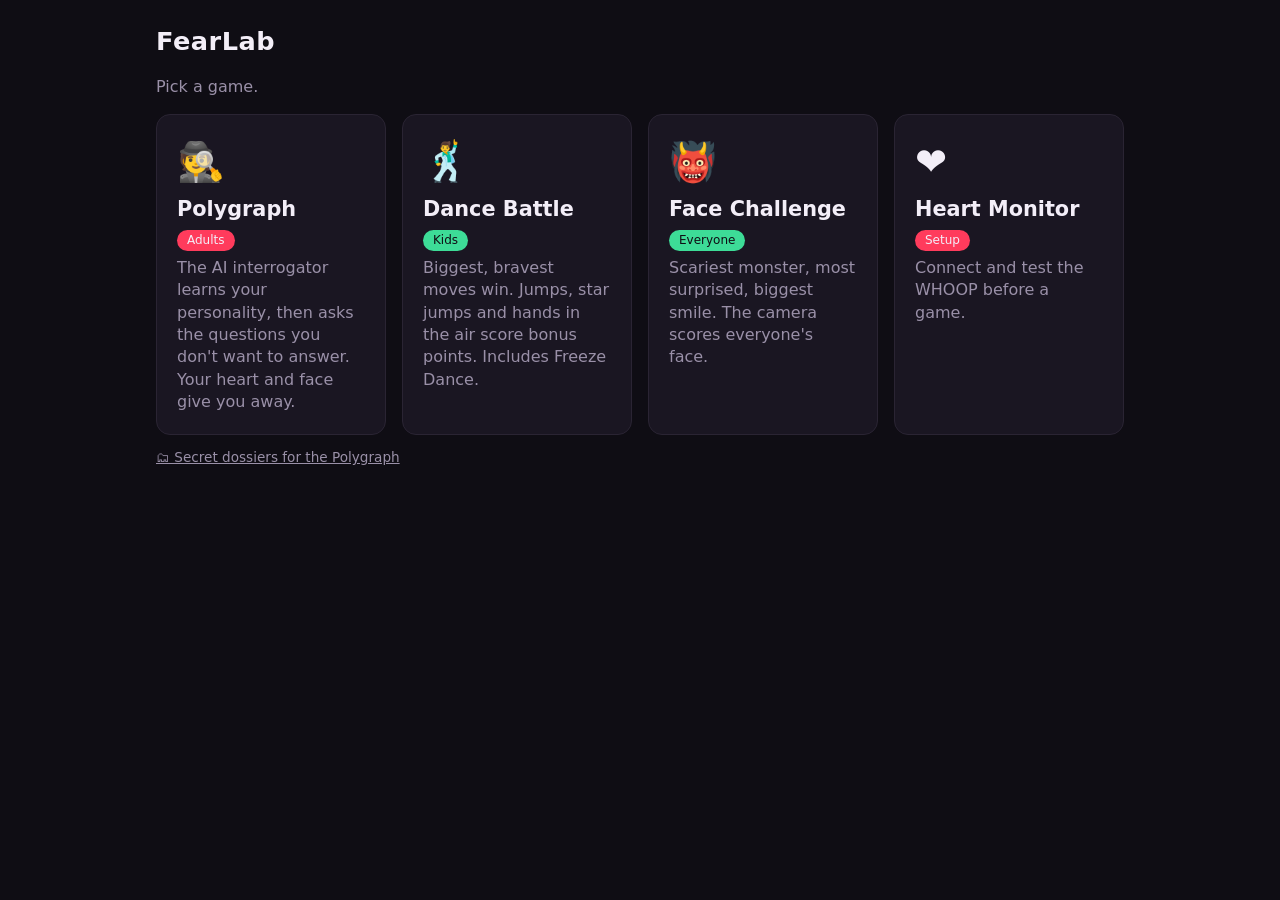
<file: web/index.html>
<!doctype html>
<html lang="en">
<head>
  <meta charset="utf-8">
  <meta name="viewport" content="width=device-width, initial-scale=1">
  <title>FearLab</title>
  <link rel="stylesheet" href="style.css">
</head>
<body>
  <main class="wide">
    <header>
      <h1>FearLab</h1>
    </header>
    <p class="muted">Pick a game.</p>

    <section class="menu">
      <a class="menu-card" href="polygraph.html">
        <span class="emoji">🕵️</span>
        <b>Polygraph</b>
        <span class="tag">Adults</span>
        <p>The AI interrogator learns your personality, then asks the questions you don't want to answer. Your heart and face give you away.</p>
      </a>
      <a class="menu-card" href="dance.html">
        <span class="emoji">🕺</span>
        <b>Dance Battle</b>
        <span class="tag kids">Kids</span>
        <p>Biggest, bravest moves win. Jumps, star jumps and hands in the air score bonus points. Includes Freeze Dance.</p>
      </a>
      <a class="menu-card" href="face.html">
        <span class="emoji">👹</span>
        <b>Face Challenge</b>
        <span class="tag kids">Everyone</span>
        <p>Scariest monster, most surprised, biggest smile. The camera scores everyone's face.</p>
      </a>
      <a class="menu-card" href="heart.html">
        <span class="emoji">❤️</span>
        <b>Heart Monitor</b>
        <span class="tag">Setup</span>
        <p>Connect and test the WHOOP before a game.</p>
      </a>
    </section>
    <p class="small"><a href="dossier.html" class="muted">🗂 Secret dossiers for the Polygraph</a></p>
  </main>
</body>
</html>
</file>
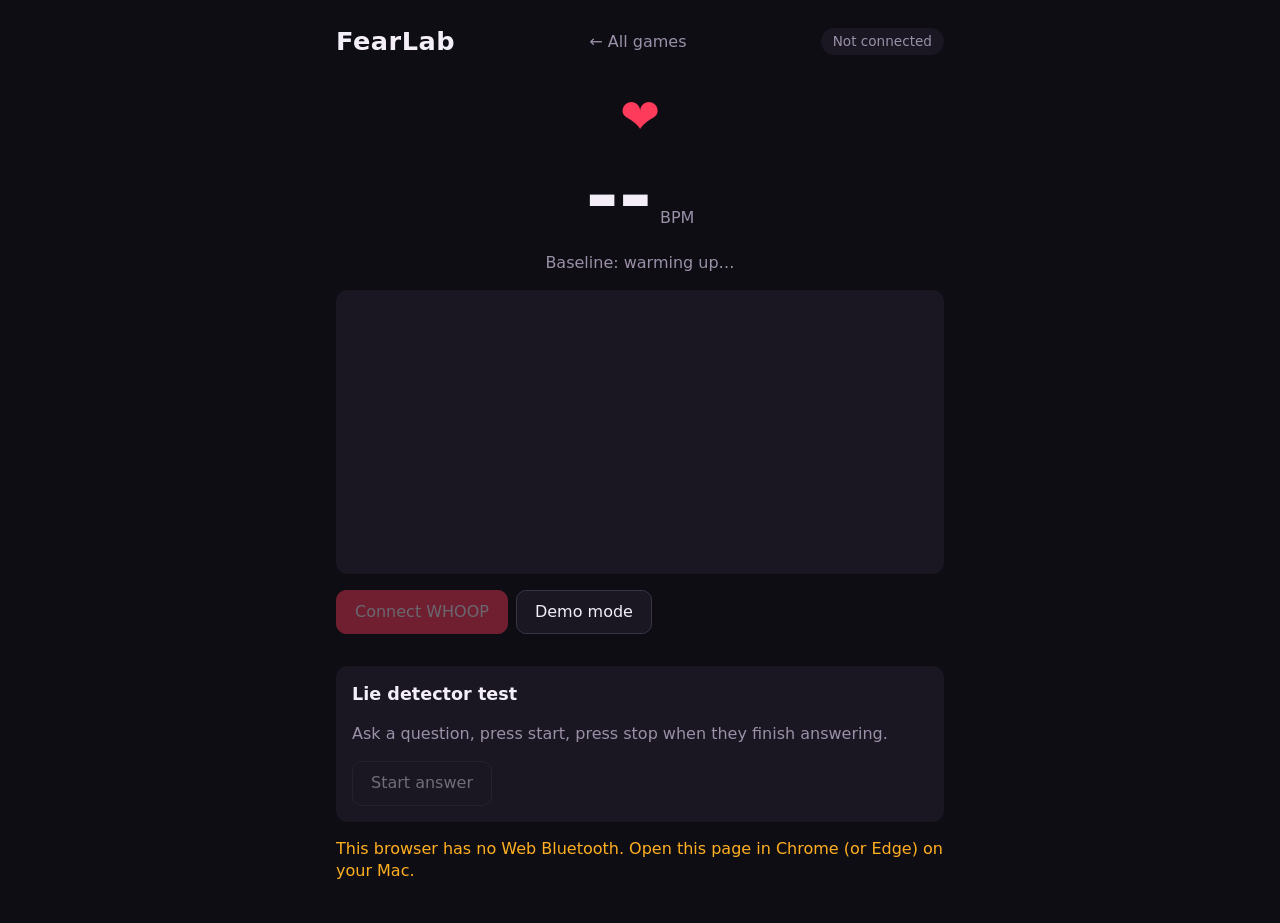
<file: web/heart.html>
<!doctype html>
<html lang="en">
<head>
  <meta charset="utf-8">
  <meta name="viewport" content="width=device-width, initial-scale=1">
  <title>FearLab — Heart Rate</title>
  <link rel="stylesheet" href="style.css">
</head>
<body>
  <main>
    <header>
      <h1>FearLab</h1>
      <nav><a href="index.html">← All games</a></nav>
      <span id="status" class="pill">Not connected</span>
    </header>

    <section class="hr">
      <div id="heart" class="heart">❤</div>
      <div><span id="bpm" class="bpm">--</span><span class="unit">BPM</span></div>
      <div id="baseline" class="muted">Baseline: warming up…</div>
    </section>

    <canvas id="chart" height="140"></canvas>

    <section class="controls">
      <button id="connect" class="primary">Connect WHOOP</button>
      <button id="demo">Demo mode</button>
      <button id="disconnect" hidden>Disconnect</button>
      <button id="fake-spike" hidden>Fake a spike</button>
    </section>

    <section class="detector">
      <h2>Lie detector test</h2>
      <p class="muted">Ask a question, press start, press stop when they finish answering.</p>
      <button id="answer" disabled>Start answer</button>
      <div id="verdict" class="verdict" hidden></div>
    </section>

    <p id="unsupported" class="warn" hidden>
      This browser has no Web Bluetooth. Open this page in Chrome (or Edge) on your Mac.
    </p>
  </main>
  <script type="module" src="app.js"></script>
</body>
</html>
</file>
<file: web/style.css>
:root {
  --bg: #0f0d14;
  --panel: #1a1622;
  --text: #f3eef8;
  --muted: #9a90a8;
  --accent: #ff3b5c;
  --ok: #3ddc97;
  --warn: #ffb020;
  color-scheme: dark;
}

* { box-sizing: border-box; }
[hidden] { display: none !important; } /* beats display rules like .stamp's inline-block */

body {
  margin: 0;
  background: var(--bg);
  color: var(--text);
  font: 16px/1.4 system-ui, -apple-system, sans-serif;
}

main {
  max-width: 640px;
  margin: 0 auto;
  padding: 24px 16px;
}

header { display: flex; align-items: center; justify-content: space-between; }
h1 { margin: 0; font-size: 1.6rem; letter-spacing: .02em; }
h2 { margin: 0 0 4px; font-size: 1.1rem; }

.pill {
  padding: 4px 12px;
  border-radius: 999px;
  background: var(--panel);
  color: var(--muted);
  font-size: .85rem;
}
.pill.connected { color: var(--ok); }
.pill.reconnecting, .pill.connecting { color: var(--warn); }

.hr { text-align: center; margin: 32px 0 16px; }
.heart { font-size: 3rem; color: var(--accent); line-height: 1; }
.heart.beat { animation: beat var(--beat, 1s) infinite; }
@keyframes beat {
  0%, 100% { transform: scale(1); }
  15% { transform: scale(1.25); }
  30% { transform: scale(1); }
}
.bpm { font-size: 5rem; font-weight: 700; font-variant-numeric: tabular-nums; }
.unit { margin-left: 8px; color: var(--muted); }
.muted { color: var(--muted); }

canvas { width: 100%; background: var(--panel); border-radius: 12px; display: block; }

.controls { display: flex; flex-wrap: wrap; gap: 8px; margin: 16px 0 32px; }

button {
  font: inherit;
  padding: 10px 18px;
  border-radius: 10px;
  border: 1px solid #3a3346;
  background: var(--panel);
  color: var(--text);
  cursor: pointer;
}
button.primary { background: var(--accent); border-color: var(--accent); }
button:disabled { opacity: .4; cursor: not-allowed; }

.detector { background: var(--panel); border-radius: 12px; padding: 16px; }
.verdict { margin-top: 16px; font-size: 1.3rem; font-weight: 600; }
.verdict.busted { color: var(--accent); }
.verdict.suspicious { color: var(--warn); }
.verdict.cool, .verdict.hmm { color: var(--ok); }

.warn { color: var(--warn); }

/* Navigation */
nav a { color: var(--muted); text-decoration: none; }
nav a:hover { color: var(--text); }

/* Face Challenge */
main.wide { max-width: 1000px; }
.small { font-size: .85rem; }

.challenges { display: flex; flex-wrap: wrap; gap: 8px; margin-top: 20px; }
.challenges button.selected { background: var(--accent); border-color: var(--accent); }
.prompt { font-size: 1.2rem; margin: 12px 0; min-height: 1.4em; }

.stage canvas { width: 100%; height: auto; border-radius: 12px; }
.controls label { display: flex; align-items: center; gap: 6px; color: var(--muted); }

.results { display: grid; grid-template-columns: repeat(auto-fill, minmax(220px, 1fr)); gap: 16px; }
.card { background: var(--panel); border: 3px solid; border-radius: 12px; padding: 12px; }
.card canvas { width: 100%; border-radius: 8px; }
.card .score { font-size: 1.4rem; font-weight: 700; margin-top: 8px; }
.card p { margin: 6px 0 0; }

.debug { background: var(--panel); border-radius: 12px; padding: 12px; margin-top: 16px; font-size: .85rem; }
.debug .row { display: grid; grid-template-columns: 160px 1fr 40px; gap: 8px; align-items: center; }
.debug .bar { background: #2a2433; height: 8px; border-radius: 4px; overflow: hidden; }
.debug .bar i { display: block; height: 100%; background: var(--accent); }

/* Shared form bits */
.panel { background: var(--panel); border-radius: 12px; padding: 20px; margin-top: 20px; }
.row { display: flex; flex-wrap: wrap; gap: 12px; align-items: center; margin: 12px 0; }
input, select, textarea {
  font: inherit; color: var(--text); background: var(--bg);
  border: 1px solid #3a3346; border-radius: 10px; padding: 10px 12px;
}
label { display: flex; align-items: center; gap: 8px; }
kbd { font-size: .75rem; opacity: .7; border: 1px solid currentColor; border-radius: 4px; padding: 0 4px; margin-left: 4px; }

/* Home menu */
.menu { display: grid; grid-template-columns: repeat(auto-fill, minmax(220px, 1fr)); gap: 16px; margin-top: 16px; }
.menu-card {
  display: flex; flex-direction: column; gap: 6px; padding: 20px; border-radius: 14px;
  background: var(--panel); color: var(--text); text-decoration: none; border: 1px solid #2a2433;
  transition: transform .15s, border-color .15s;
}
.menu-card:hover { transform: translateY(-3px); border-color: var(--accent); }
.menu-card .emoji { font-size: 2.4rem; }
.menu-card b { font-size: 1.3rem; }
.menu-card p { margin: 0; color: var(--muted); }
.tag { align-self: flex-start; font-size: .75rem; padding: 2px 10px; border-radius: 999px; background: var(--accent); }
.tag.kids { background: var(--ok); color: #0f0d14; }

/* Polygraph */
.setup input { font-size: 1.3rem; width: 100%; max-width: 420px; }
.poly { display: grid; grid-template-columns: minmax(240px, 340px) 1fr; gap: 20px; margin-top: 20px; }
@media (max-width: 760px) { .poly { grid-template-columns: 1fr; } }
.poly-side canvas { width: 100%; border-radius: 12px; display: block; }
.poly-main { margin-top: 0; }
.gauge {
  position: relative; height: 90px; margin-top: 16px; overflow: hidden;
  border-radius: 180px 180px 0 0;
  background: conic-gradient(from -90deg at 50% 100%, var(--ok), var(--warn) 90deg, var(--accent) 180deg, transparent 0);
}
.needle {
  position: absolute; left: calc(50% - 2px); bottom: 0; width: 4px; height: 82px;
  background: #fff; border-radius: 2px; transform-origin: bottom center;
  transform: rotate(-90deg); transition: transform .4s ease-out;
}
.readout { display: flex; justify-content: space-around; margin: 10px 0; font-size: 1.2rem; }
.tells { margin: 0; padding-left: 18px; color: var(--warn); font-size: .9rem; }
.phase { text-transform: uppercase; letter-spacing: .08em; font-size: .8rem; }
.suspect-title { color: var(--accent); font-weight: 700; font-size: 1.1rem; margin-top: 6px; }
.host-line { font-size: 1.15rem; font-style: italic; color: var(--muted); min-height: 1.4em; }
.question { font-size: 1.7rem; font-weight: 700; margin: 8px 0 16px; }
.poly-main textarea { width: 100%; resize: vertical; }
textarea.live { border-color: var(--accent); box-shadow: 0 0 0 3px rgba(255, 59, 92, .25); }
.stamp {
  display: inline-block; font-size: 2.2rem; font-weight: 900; letter-spacing: .1em;
  border: 5px solid; border-radius: 8px; padding: 2px 16px; margin-bottom: 12px;
  transform: rotate(-6deg); animation: stamp .3s ease-out;
}
@keyframes stamp { from { transform: rotate(-6deg) scale(2.5); opacity: 0; } }
.stamp.busted { color: var(--accent); }
.stamp.suspicious { color: var(--warn); }
.stamp.hmm, .stamp.cool { color: var(--ok); }
.history { color: var(--muted); padding-left: 20px; }
.history li { margin: 6px 0; }
.history b { color: var(--text); font-weight: 600; margin-right: 4px; }
.history li[data-verdict]::after { content: ' · ' attr(data-verdict); color: var(--warn); font-weight: 700; }

.report .suspect-title { font-size: 2rem; }
.honesty { display: grid; grid-template-columns: auto 1fr auto; gap: 12px; align-items: center; margin: 12px 0; }
.honesty .bar { background: #2a2433; height: 14px; border-radius: 7px; overflow: hidden; }
.honesty .bar i { display: block; height: 100%; background: linear-gradient(90deg, var(--accent), var(--ok)); }
.report table { width: 100%; border-collapse: collapse; margin: 12px 0 20px; }
.report td { padding: 8px; border-top: 1px solid #2a2433; vertical-align: top; }
.report tr.busted td:last-child { color: var(--accent); font-weight: 700; }
.report tr.suspicious td:last-child { color: var(--warn); font-weight: 700; }

/* Dance */
.card .award { font-size: 1.2rem; font-weight: 600; }

/* Polygraph: paper trace, listening hint, Exhibit A */
.trace { width: 100%; height: auto; border-radius: 8px; margin-top: 12px; display: block; }
.trace-legend { display: flex; justify-content: space-around; font-size: .8rem; margin-top: 4px; }
.pen-hr { color: #e05a4b; }
.pen-voice { color: #6f9be0; }
.pen-stress { color: var(--muted); }
.listen-hint { color: var(--accent); font-size: .9rem; animation: pulse 1.2s ease-in-out infinite; flex: 1; }
@keyframes pulse { 50% { opacity: .45; } }
.exhibit { margin: 16px 0; }
.exhibit-photo { position: relative; display: inline-block; max-width: 480px; width: 100%; }
.exhibit-photo canvas { width: 100%; border-radius: 10px; display: block; border: 4px solid #f3ecd9; }
.exhibit-photo .stamp { position: absolute; right: 12px; bottom: 6px; background: rgba(15, 13, 20, .65); }
.exhibit figcaption { color: var(--muted); font-style: italic; margin-top: 6px; }
.report td:nth-child(4) { color: var(--muted); font-size: .85rem; }

/* Secret dossiers */
.dossier-form input { width: 100%; font-size: 1.2rem; }
.dossier-form textarea { width: 100%; resize: vertical; }
.chips { display: flex; flex-wrap: wrap; gap: 6px; margin: 12px 0; }
.chips button { padding: 4px 12px; font-size: .85rem; border-radius: 999px; }
.dossier-list { display: grid; grid-template-columns: repeat(auto-fill, minmax(260px, 1fr)); gap: 16px; margin-top: 20px; }
.dossier-card { border-color: #3a3346; }
.dossier-card pre { white-space: pre-wrap; font: inherit; color: var(--muted); margin: 8px 0; }
</file>
